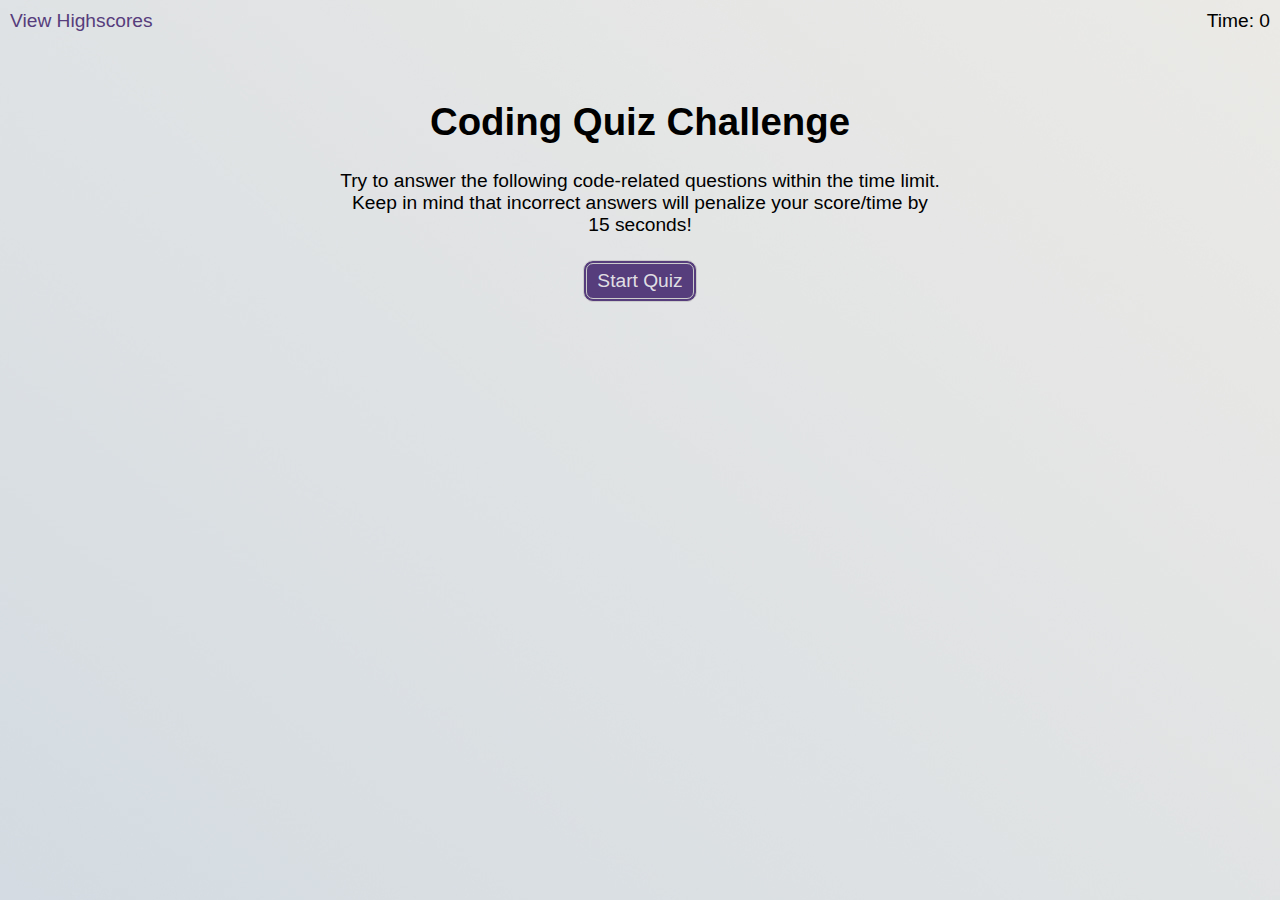
<file: index.html>
<!DOCTYPE html>
<html lang="en">
  <head>
    <meta charset="UTF-8" />
    <meta name="viewport" content="width=device-width, initial-scale=1.0" />
    <meta http-equiv="X-UA-Compatible" content="ie=edge" />
    <title>Coding Quiz</title>

    <link rel="stylesheet" href="./assets/css/styles.css" />
  </head>

  <body>
    <!-- <span class="video-container">
      <video
        src="./assets/images/loop.mp4" autoplay loop muted>
      <video>
    </span> -->

    <div class="scores"><a href="highscores.html">View Highscores</a></div>

    <div class="timer">Time: <span id="time">0</span></div>

    <div class="wrapper">
      <div id="start-screen" class="start">
        <h1>Coding Quiz Challenge</h1>
        <p>
          Try to answer the following code-related questions within the time
          limit. Keep in mind that incorrect answers will penalize your
          score/time by 15 seconds!
        </p>
        <button id="start">Start Quiz</button>
      </div>
      
      <div id="questions" class="hide">
        <h2 id="question-title"></h2>
        <div id="choices" class="choices"></div>
      </div>

      <div id="end-screen" class="hide">
        <h2>All done!</h2>
        <p>Your final score is <span id="final-score"></span>.</p>
        <p>
          Enter initials: <input type="text" id="initials" max="3" />
          <button id="submit">Submit</button>
        </p>
      </div>

      <div id="feedback" class="feedback hide"></div>
    </div>

    <script src="./assets/js/questions.js"></script>
    <script src="./assets/js/logic.js"></script>
  </body>
</html>
</file>
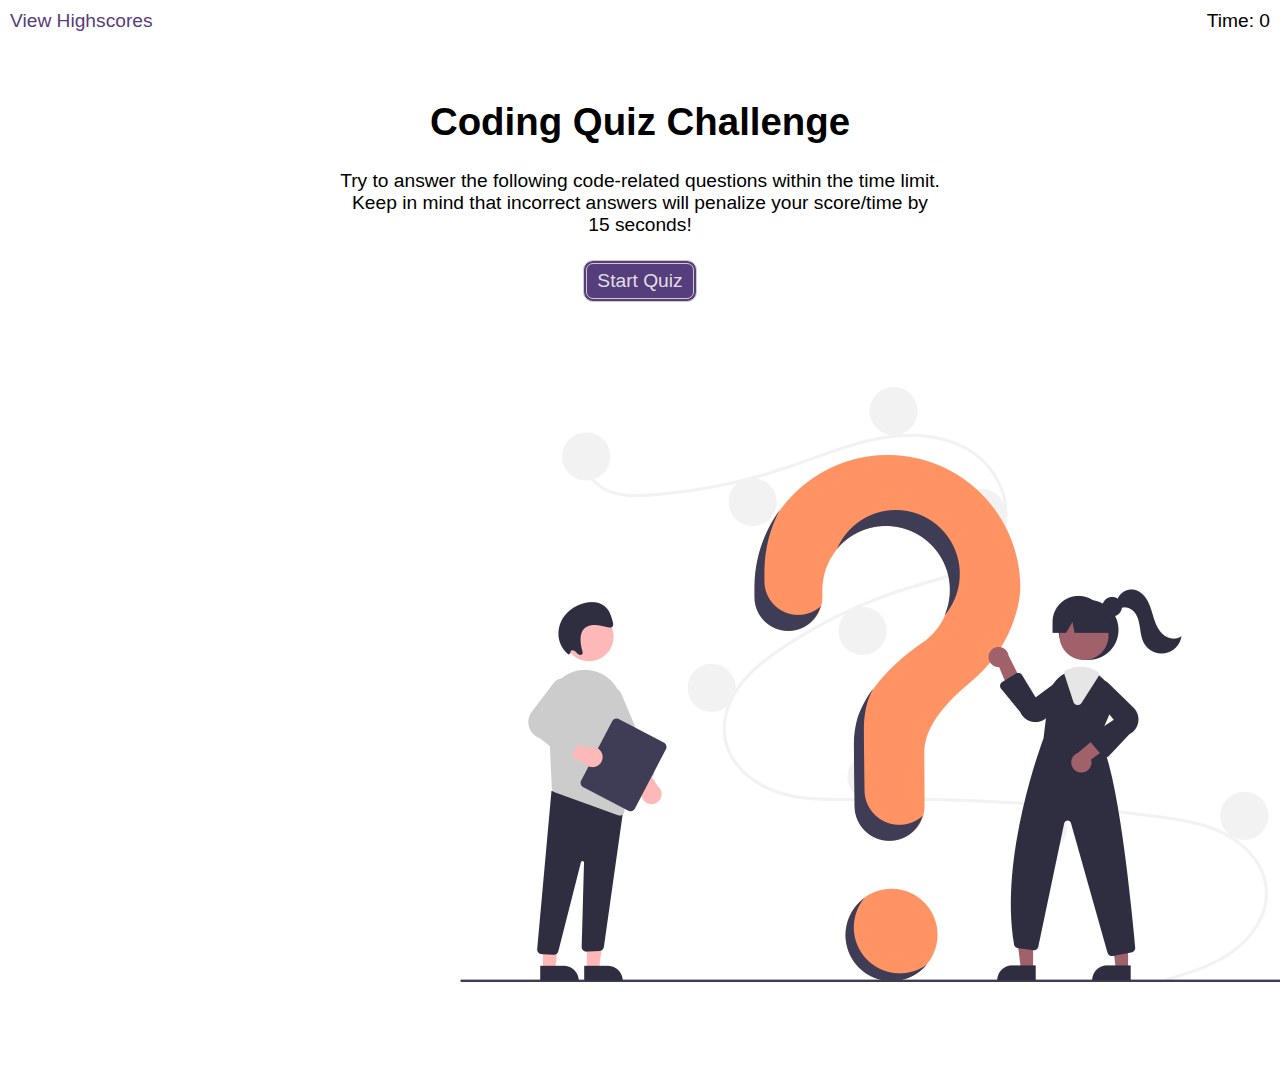
<file: Main/index.html>
<!DOCTYPE html>
<html lang="en">
  <head>
    <meta charset="UTF-8" />
    <meta name="viewport" content="width=device-width, initial-scale=1.0" />
    <meta http-equiv="X-UA-Compatible" content="ie=edge" />
    <title>Coding Quiz</title>

    <link rel="stylesheet" href="./assets/css/styles.css" />
  </head>

  <body>
    <div class="scores"><a href="highscores.html">View Highscores</a></div>

    <div class="timer">Time: <span id="time">0</span></div>

    <div class="wrapper">
      <div id="start-screen" class="start">
        <h1>Coding Quiz Challenge</h1>
        <p>
          Try to answer the following code-related questions within the time
          limit. Keep in mind that incorrect answers will penalize your
          score/time by 15 seconds!
        </p>
        <button id="start">Start Quiz</button>
      </div>
      
      <div id="questions" class="hide">
        <h2 id="question-title"></h2>
        <div id="choices" class="choices"></div>
      </div>

      <div id="end-screen" class="hide">
        <h2>All done!</h2>
        <p>Your final score is <span id="final-score"></span>.</p>
        <p>
          Enter initials: <input type="text" id="initials" max="3" />
          <button id="submit">Submit</button>
        </p>
      </div>

      <div>
        <img class="image1" src="./assets/images/Questions.png" alt="">
      </div>

      <div id="feedback" class="feedback hide"></div>
    </div>

    <script src="./assets/js/questions.js"></script>
    <script src="./assets/js/logic.js"></script>
  </body>
</html>
</file>
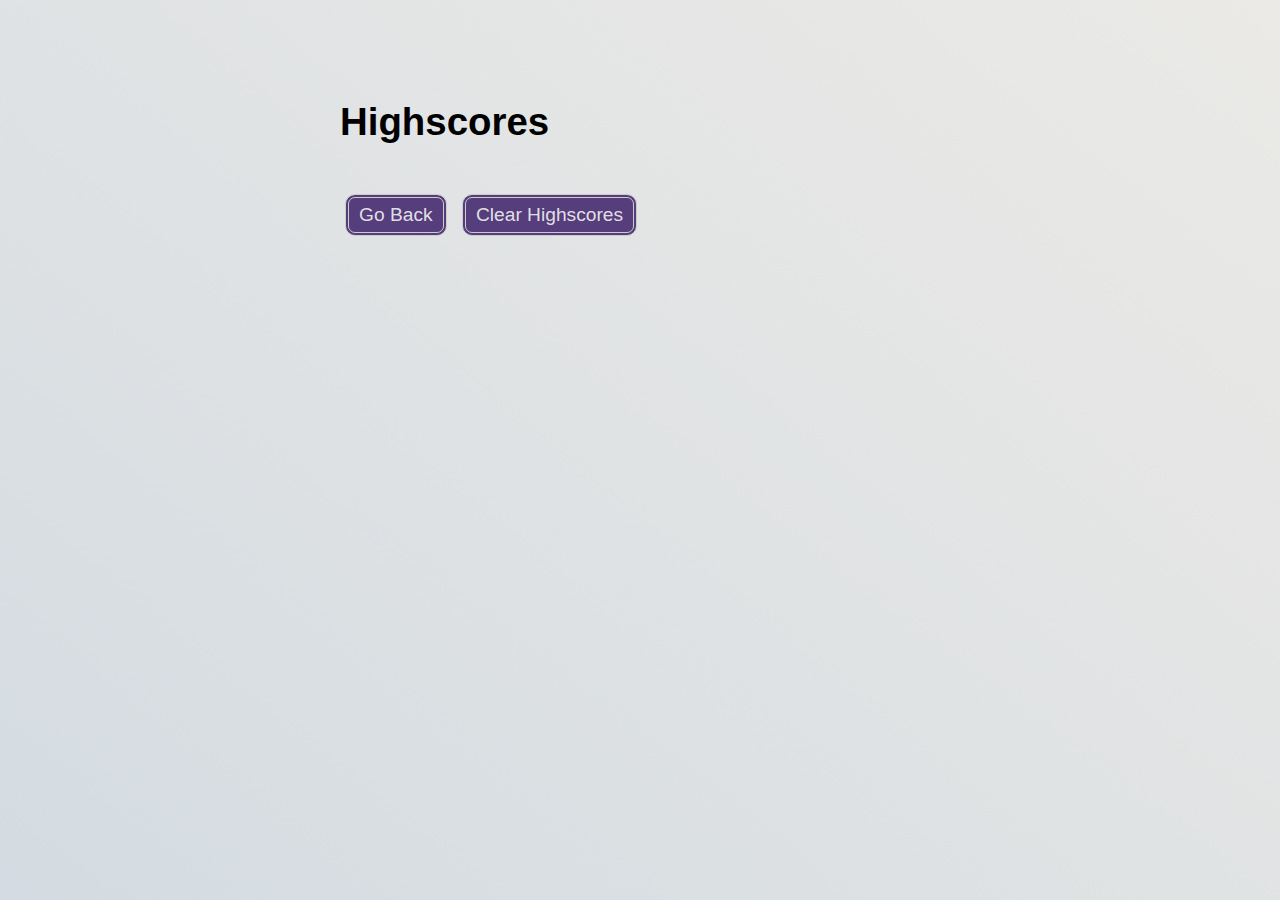
<file: highscores.html>
<!DOCTYPE html>
<html lang="en">
  <head>
    <meta charset="UTF-8" />
    <meta name="viewport" content="width=device-width, initial-scale=1.0" />
    <meta http-equiv="X-UA-Compatible" content="ie=edge" />
    <title>Highscores</title>

    <link rel="stylesheet" href="./assets/css/styles.css" />
  </head>

  <body>
    <div class="wrapper">
      <h1>Highscores</h1>
      <ol id="highscores"></ol>

      <a href="index.html"><button>Go Back</button></a>
      <button id="clear">Clear Highscores</button>
    </div>

    <script src="./assets/js/scores.js"></script>
  </body>
</html>
</file>
<file: assets/css/styles.css>
body {
  font-family: Arial;
  font-size: 120%;
  background-image: url("../images/bg-img.jpeg")
}

/* .video-container {
  position: absolute;
  right: 0;
  bottom: 0;
  z-index: -1;
}

@media (min-aspect-ratio: 16/9) {
  .video-container {
    width: 100%;
    height: auto;
  }
}
@media (max-aspect-ratio: 16/9) {
  .video-container {
    width: auto;
    height: 100%;
  }
} */

a {
  color: #563d7c;
  text-decoration: none;
  transition: color 0.1s;
}

a:hover {
  color: #8570a5;
}

button {
  display: inline-block;
  margin: 5px;
  cursor: pointer;
  font-size: 100%;
  background-color: #563d7c;
  border-radius: 10px;
  padding: 6px 10px; 
  color: #eeee;
  border: 4px double #cccccc;
  transition: all 0.5s;
}

button:hover {
  background-color: #d0b51a;
}

.choices button {
  display: block;
}

input[type="text"] {
  font-size: 100%;
}

ol {
  padding-left: 0px;
  max-height: 400px;
  overflow: auto;
}

li {
  padding: 5px;
  list-style: decimal inside none;
}

li:nth-child(odd) {
  background-color: #f3edfc;
}

.wrapper {
  margin: 100px auto 0 auto;
  max-width: 600px;
}

.hide {
  display: none;
}

.start {
  text-align: center;
}

.scores {
  position: absolute;
  top: 10px;
  left: 10px;
}

.feedback {
  font-style: italic;
  font-size: 120%;
  margin-top: 20px;
  padding-top: 10px;
  color: gray;
  border-top: 2px solid #ccc;
}

.timer {
  position: absolute;
  top: 10px;
  right: 10px;
}
</file>
<file: Main/assets/css/styles.css>
body {
  font-family: Arial;
  font-size: 120%;
}

a {
  color: #563d7c;
  text-decoration: none;
  transition: color 0.1s;
}

a:hover {
  color: #8570a5;
}

button {
  display: inline-block;
  margin: 5px;
  cursor: pointer;
  font-size: 100%;
  background-color: #563d7c;
  border-radius: 10px;
  padding: 6px 10px; 
  color: #eeee;
  border: 4px double #cccccc;
  transition: all 0.5s;
  /* background-color 0.1s; */
}

button:hover {
  background-color: #d0b51a;
}

.choices button {
  display: block;
}

.image1 {
  display: block;
  margin: 0 auto 0 auto;
}

input[type="text"] {
  font-size: 100%;
}

ol {
  padding-left: 0px;
  max-height: 400px;
  overflow: auto;
}

li {
  padding: 5px;
  list-style: decimal inside none;
}

li:nth-child(odd) {
  background-color: #f3edfc;
}

.wrapper {
  margin: 100px auto 0 auto;
  max-width: 600px;
}

.hide {
  display: none;
}

.start {
  text-align: center;
}

.scores {
  position: absolute;
  top: 10px;
  left: 10px;
}

.feedback {
  font-style: italic;
  font-size: 120%;
  margin-top: 20px;
  padding-top: 10px;
  color: gray;
  border-top: 2px solid #ccc;
}

.timer {
  position: absolute;
  top: 10px;
  right: 10px;
}
</file>
